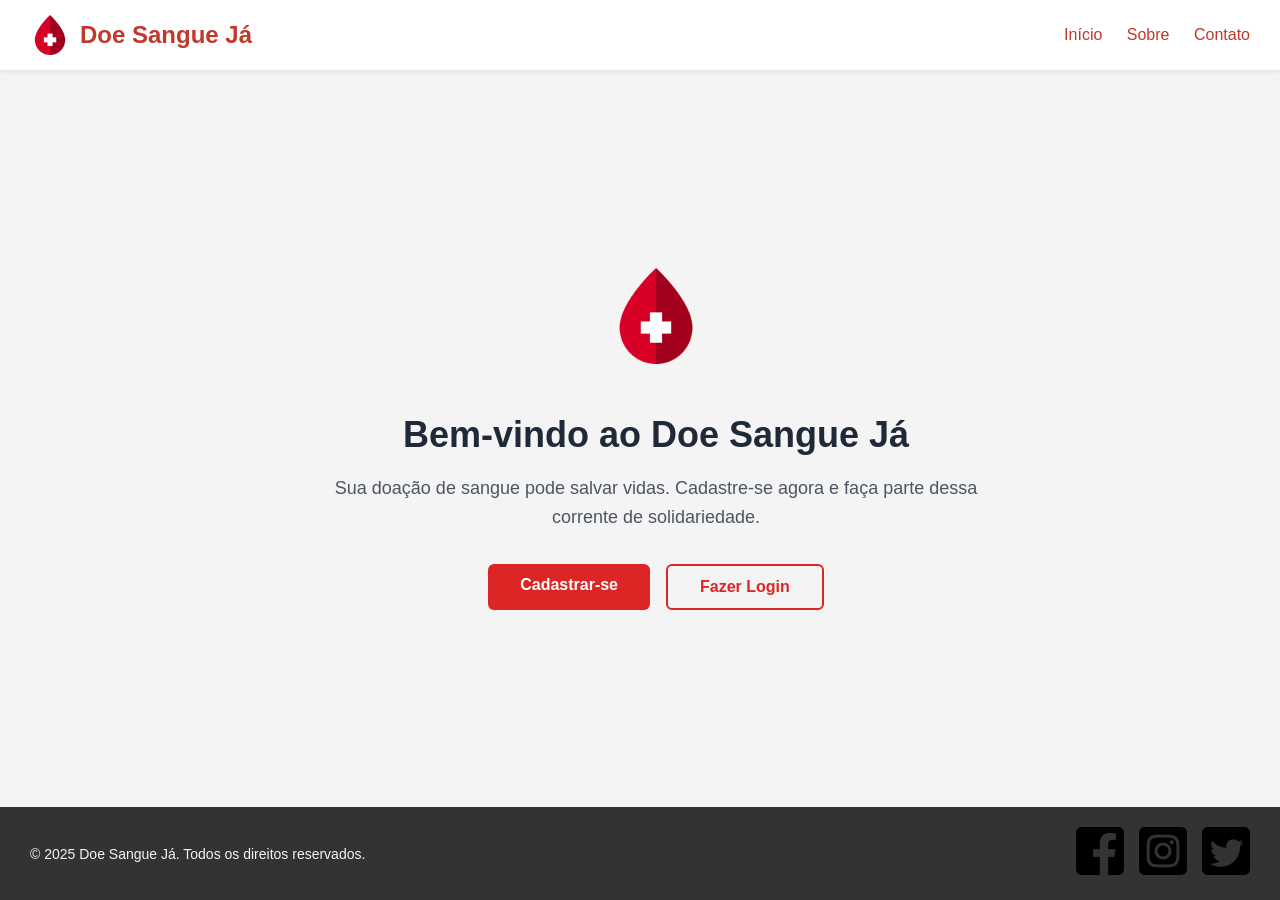
<file: view/index.html>
<!DOCTYPE html>
<html lang="pt-BR">
<head>
    <meta charset="UTF-8">
    <meta name="viewport" content="width=device-width, initial-scale=1.0">
    <title>Login - Doação de Sangue</title>
    <link rel="stylesheet" href="../assets/style.css">
</head>
<body>
    <header id="cabecalho">
        <div class="logo">
            <img src="../assets/img/gota-de-sangue.png" class="gota-de-sangue">
            <span class="nome-site">Doe Sangue Já</span>
        </div>
        <nav id="menu-navegacao">
            <a href="index.html" class="link-menu">Início</a>
            <a href="#" class="link-menu">Sobre</a>
            <a href="#" class="link-menu">Contato</a>
        </nav>
    </header>
     <main>
        <div class="content-wrapper">
           <img src="../assets/img/gota-de-sangue.png" class="gota-de-sangue">
            <h2>Bem-vindo ao Doe Sangue Já</h2>
            <p>Sua doação de sangue pode salvar vidas. Cadastre-se agora e faça parte dessa corrente de solidariedade.</p>
            <div class="button-group">
                <a href="cadastro.html" class="btn btn-primary">Cadastrar-se</a>
                <a href="login.html" class="btn btn-outline">Fazer Login</a>
            </div>
        </div>
    </main>
        <footer id="rodape">
        <div class="secao-rodape">
            <p>&copy; 2025 Doe Sangue Já. Todos os direitos reservados.</p>
        </div>
        <div class="secao-rodape">
            <a href="#" class="link-social">
                <!-- Ícone do Facebook -->
                <img src="../assets/img/logo-facebook.png" alt="">
            </a>
            <a href="#" class="link-social">
                <!-- Ícone do Instagram -->
                <img src="../assets/img/logo-instagram.png" alt="">
            </a>
            <a href="#" class="link-social">
                <!-- Ícone do Twitter -->
                <img src="../assets/img/logo-twitter.png" alt="">
            </a>
        </div>
    </footer>
</body>
</html>
</file>
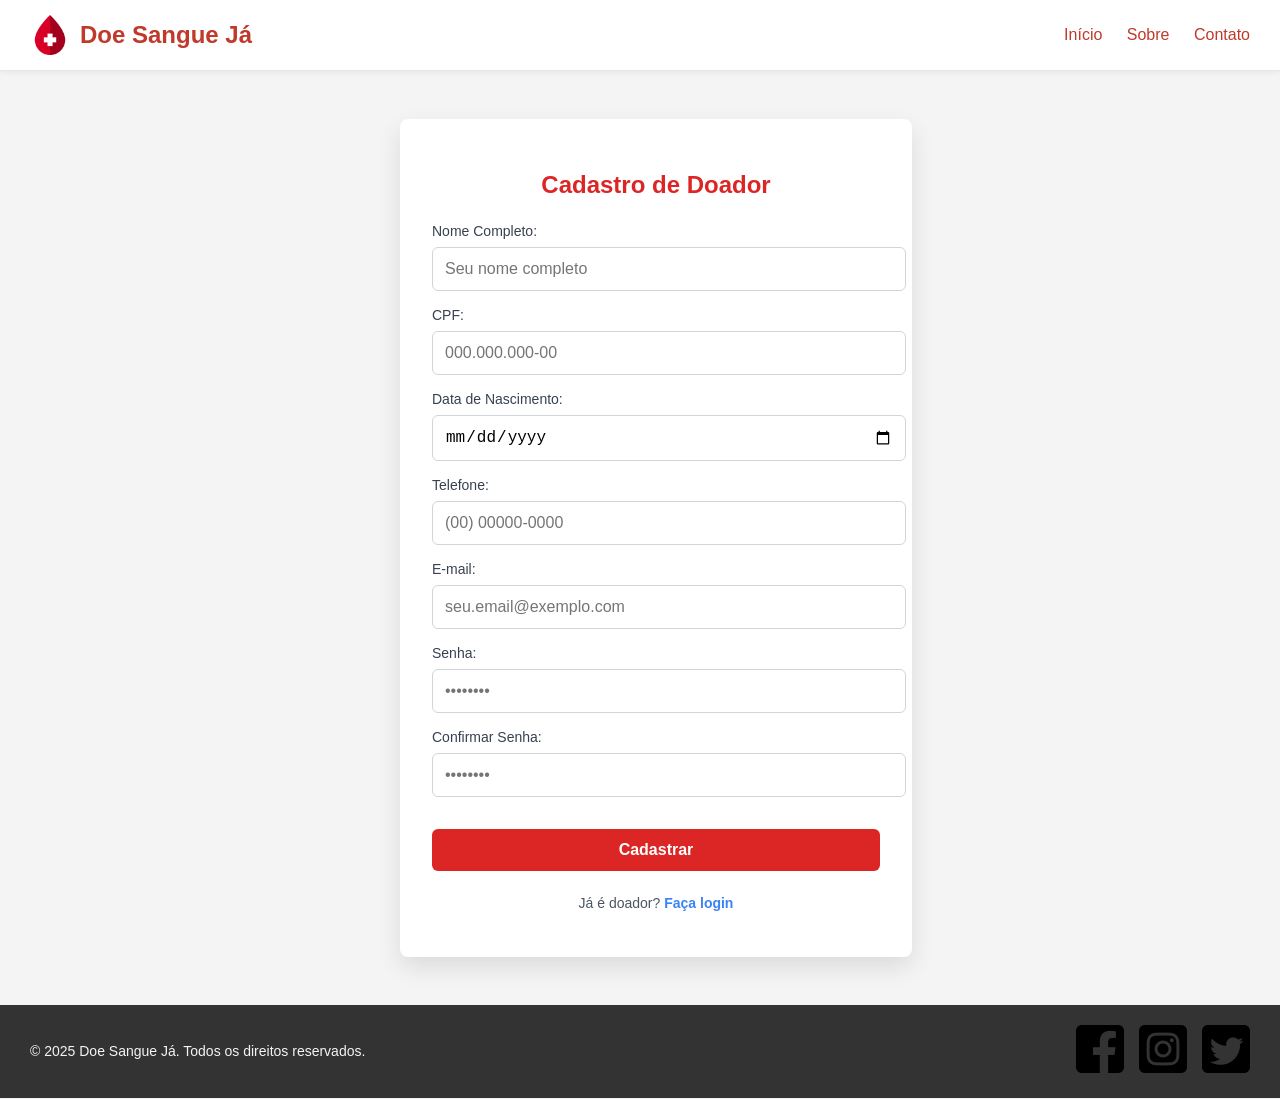
<file: view/cadastro.html>
<!DOCTYPE html>
<html lang="pt-BR">
<head>
    <meta charset="UTF-8">
    <meta name="viewport" content="width=device-width, initial-scale=1.0">
    <title>Login - Doação de Sangue</title>
    <link rel="stylesheet" href="../assets/style.css">
</head>
<body>
    <header id="cabecalho">
        <div class="logo">
            <img src="../assets/img/gota-de-sangue.png" class="gota-de-sangue">
            <span class="nome-site">Doe Sangue Já</span>
        </div>
        <nav id="menu-navegacao">
            <a href="index.html" class="link-menu">Início</a>
            <a href="#" class="link-menu">Sobre</a>
            <a href="#" class="link-menu">Contato</a>
        </nav>
    </header>
    <main>
        <div class="register-card">
            <h2>Cadastro de Doador</h2>
            <form id="registerForm">
              
                <div class="form-group">
                    <label for="fullName">Nome Completo:</label>
                    <input type="text" id="fullName" name="fullName" placeholder="Seu nome completo" required>
                    <div class="error-message" id="fullNameError"></div>
                </div>

                <div class="form-group">
                    <label for="cpf">CPF:</label>
                    <input type="text" id="cpf" name="cpf" placeholder="000.000.000-00" required>
                    <div class="error-message" id="cpfError"></div>
                </div>

               
                <div class="form-group">
                    <label for="birthDate">Data de Nascimento:</label>
                    <input type="date" id="birthDate" name="birthDate" required>
                    <div class="error-message" id="birthDateError"></div>
                </div>

              
                <div class="form-group">
                    <label for="phone">Telefone:</label>
                    <input type="tel" id="phone" name="phone" placeholder="(00) 00000-0000" required>
                    <div class="error-message" id="phoneError"></div>
                </div>

               
                <div class="form-group">
                    <label for="email">E-mail:</label>
                    <input type="email" id="email" name="email" placeholder="seu.email@exemplo.com" required>
                    <div class="error-message" id="emailError"></div>
                </div>

              
                <div class="form-group">
                    <label for="password">Senha:</label>
                    <input type="password" id="password" name="password" placeholder="••••••••" required>
                    <div class="error-message" id="passwordError"></div>
                </div>

                <div class="form-group">
                    <label for="confirmPassword">Confirmar Senha:</label>
                    <input type="password" id="confirmPassword" name="confirmPassword" placeholder="••••••••" required>
                    <div class="error-message" id="confirmPasswordError"></div>
                </div>

                <button type="submit" class="btn-submit">Cadastrar</button>
            </form>

            <div class="form-links">
                <p>Já é doador? <a href="login.html">Faça login</a></p>
            </div>
        </div>
    </main>
    <footer id="rodape">
        <div class="secao-rodape">
            <p>&copy; 2025 Doe Sangue Já. Todos os direitos reservados.</p>
        </div>
        <div class="secao-rodape">
            <a href="#" class="link-social">
                <!-- Ícone do Facebook -->
                <img src="../assets/img/logo-facebook.png" alt="">
            </a>
            <a href="#" class="link-social">
                <!-- Ícone do Instagram -->
                <img src="../assets/img/logo-instagram.png" alt="">
            </a>
            <a href="#" class="link-social">
                <!-- Ícone do Twitter -->
                <img src="../assets/img/logo-twitter.png" alt="">
            </a>
        </div>
    </footer>
</body>
</html>
</file>
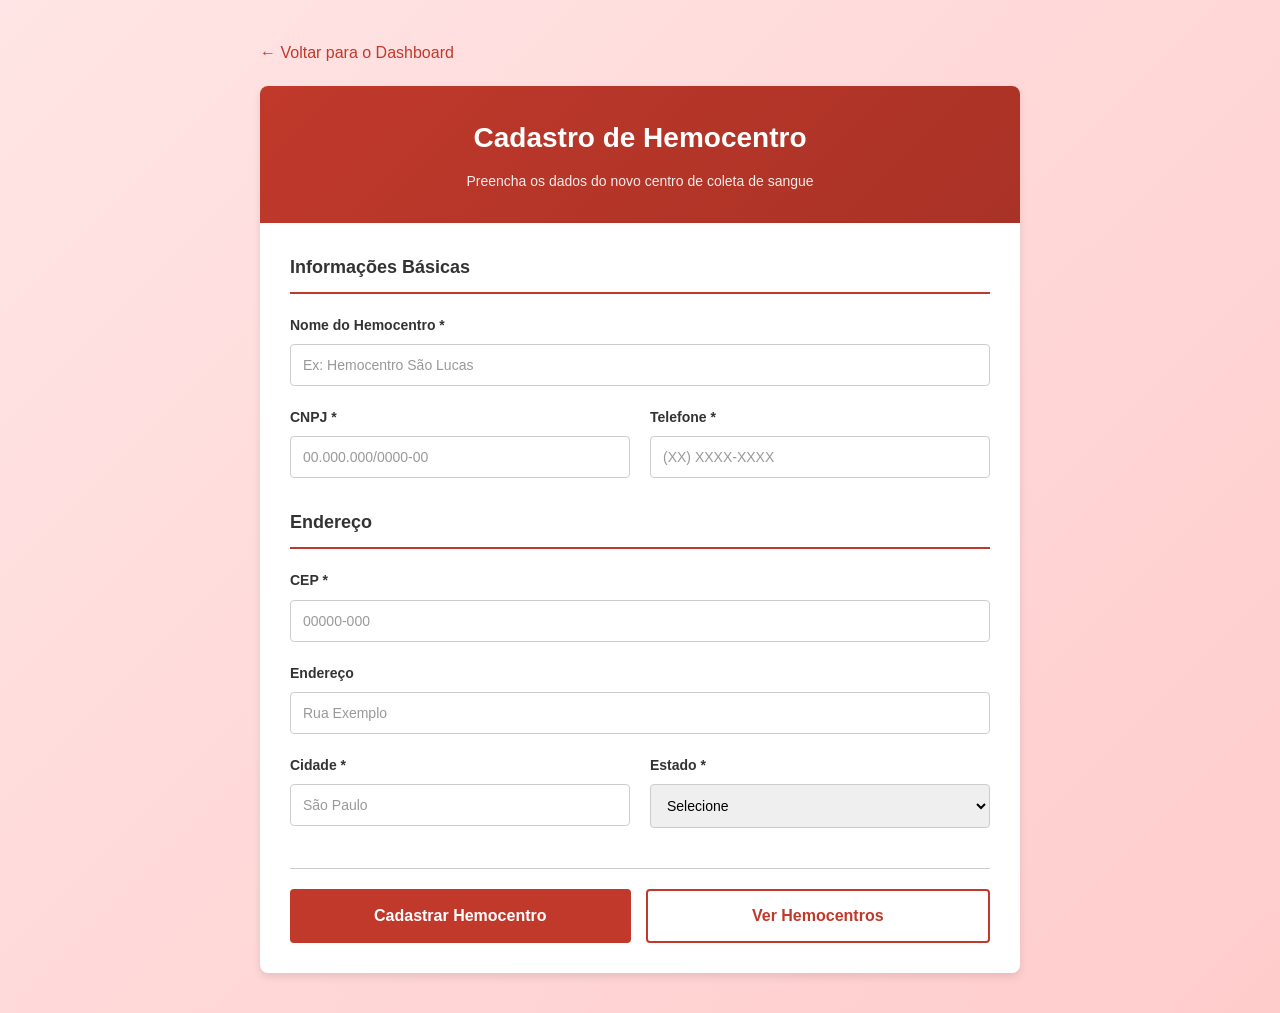
<file: view/cadastro_hemocentros.html>
<!DOCTYPE html>
<html lang="pt-BR">
<head>
    <meta charset="UTF-8">
    <meta name="viewport" content="width=device-width, initial-scale=1.0">
    <title>Cadastro de Hemocentros - Doe Sangue Já</title>
    <link rel="stylesheet" href="../assets/style.css">
</head>
<body class="donor-page">
    <div class="donor-container">
        <div class="donor-back-link">
            <a href="home.html">← Voltar para o Dashboard</a>
        </div>

        <div class="donor-card">
            <div class="donor-card-header">
                <h1 class="donor-card-title">Cadastro de Hemocentro</h1>
                <p class="donor-card-description">Preencha os dados do novo centro de coleta de sangue</p>
            </div>

            <div class="donor-card-content">
                <form id="formCadastroHemocentro" class="donor-form">
                    <!-- Dados do Hemocentro -->
                    <div class="donor-form-section">
                        <h3 class="donor-section-title">Informações Básicas</h3>
                        
                        <div class="donor-form-group">
                            <label for="nomeHemocentro">Nome do Hemocentro *</label>
                            <input 
                                type="text" 
                                id="nomeHemocentro" 
                                name="nomeHemocentro" 
                                placeholder="Ex: Hemocentro São Lucas"
                                required
                            >
                        </div>

                        <div class="donor-form-row">
                            <div class="donor-form-group">
                                <label for="cnpj">CNPJ *</label>
                                <input 
                                    type="text" 
                                    id="cnpj" 
                                    name="cnpj" 
                                    placeholder="00.000.000/0000-00"
                                    maxlength="18"
                                    required
                                >
                            </div>

                            <div class="donor-form-group">
                                <label for="telefone">Telefone *</label>
                                <input 
                                    type="tel" 
                                    id="telefone" 
                                    name="telefone" 
                                    placeholder="(XX) XXXX-XXXX"
                                    required
                                >
                            </div>
                        </div>
                    </div>

                    <!-- Endereço -->
                    <div class="donor-form-section">
                        <h3 class="donor-section-title">Endereço</h3>
                        
                        <div class="donor-form-group">
                            <label for="cep">CEP *</label>
                            <input 
                                type="text" 
                                id="cep" 
                                name="cep" 
                                placeholder="00000-000"
                                maxlength="9"
                                required
                            >
                        </div>

                        <div class="donor-form-group">
                            <label for="logradouro">Endereço</label>
                            <input 
                                type="text" 
                                id="logradouro" 
                                name="logradouro" 
                                placeholder="Rua Exemplo"
                                required
                            >
                        </div>


                        <div class="donor-form-row">
                            <div class="donor-form-group">
                                <label for="cidade">Cidade *</label>
                                <input 
                                    type="text" 
                                    id="cidade" 
                                    name="cidade" 
                                    placeholder="São Paulo"
                                    required
                                >
                            </div>

                            <div class="donor-form-group">
                                <label for="estado">Estado *</label>
                                <select id="estado" name="estado" required>
                                    <option value="">Selecione</option>
                                    <option value="AC">AC</option>
                                    <option value="AL">AL</option>
                                    <option value="AP">AP</option>
                                    <option value="AM">AM</option>
                                    <option value="BA">BA</option>
                                    <option value="CE">CE</option>
                                    <option value="DF">DF</option>
                                    <option value="ES">ES</option>
                                    <option value="GO">GO</option>
                                    <option value="MA">MA</option>
                                    <option value="MT">MT</option>
                                    <option value="MS">MS</option>
                                    <option value="MG">MG</option>
                                    <option value="PA">PA</option>
                                    <option value="PB">PB</option>
                                    <option value="PR">PR</option>
                                    <option value="PE">PE</option>
                                    <option value="PI">PI</option>
                                    <option value="RJ">RJ</option>
                                    <option value="RN">RN</option>
                                    <option value="RS">RS</option>
                                    <option value="RO">RO</option>
                                    <option value="RR">RR</option>
                                    <option value="SC">SC</option>
                                    <option value="SP">SP</option>
                                    <option value="SE">SE</option>
                                    <option value="TO">TO</option>
                                </select>
                            </div>
                        </div>
                    </div>

                    <!-- Botões -->
                    <div class="donor-form-actions">
                        <button type="submit" class="donor-btn donor-btn-primary">Cadastrar Hemocentro</button>
                        <a href="listar_centros.html" class="donor-btn donor-btn-secondary">Ver Hemocentros</a>
                    </div>
                </form>
            </div>
        </div>
    </div>

    <!-- O script específico para hemocentros deve ser criado e linkado aqui -->
    <script src="../assets/script.js"></script>
</body>
</html>
</file>
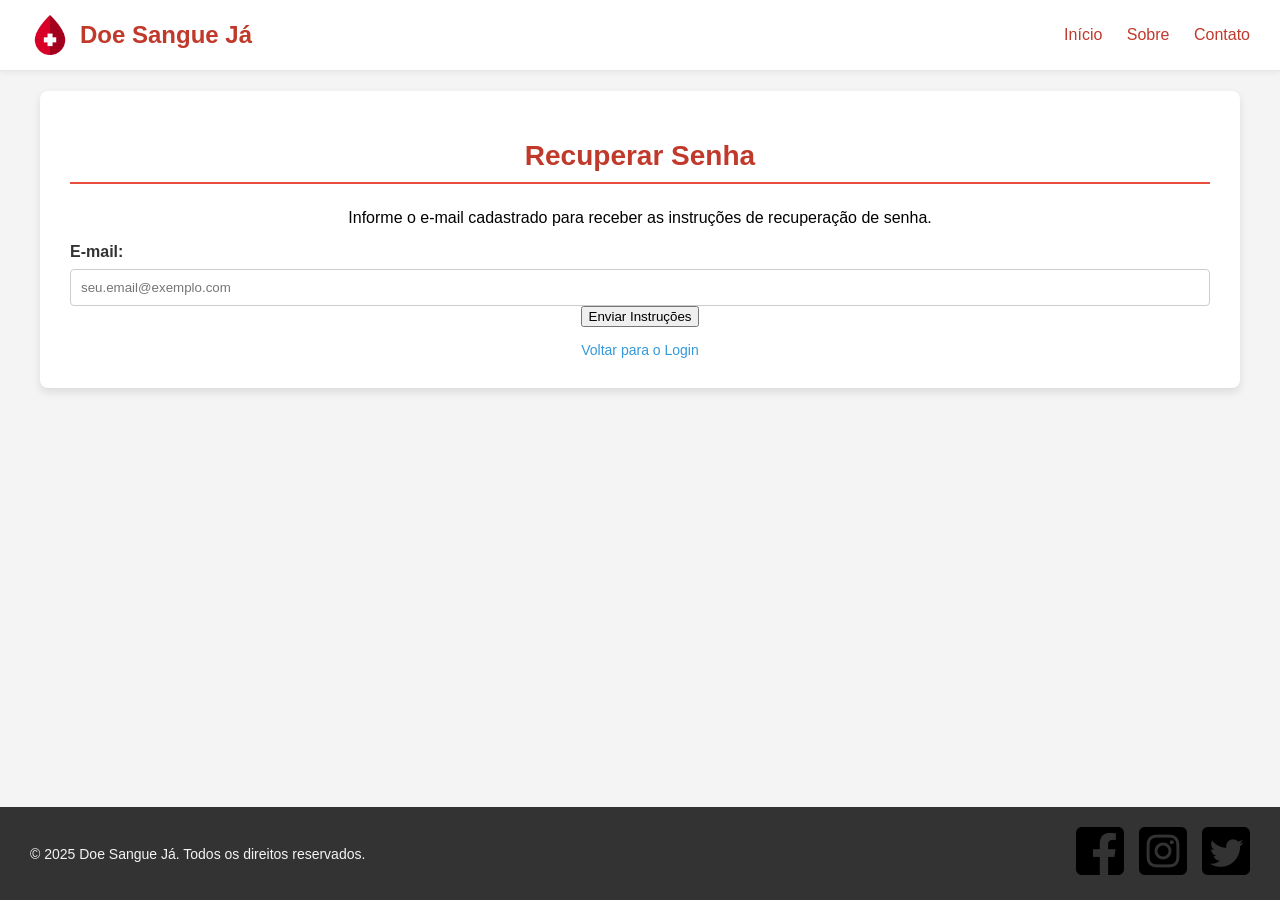
<file: view/esqueci-senha.html>
<!DOCTYPE html>
<html lang="pt-BR">
<head>
    <meta charset="UTF-8">
    <meta name="viewport" content="width=device-width, initial-scale=1.0">
    <title>Esqueci Minha Senha - Doação de Sangue</title> 
    <link rel="stylesheet" href="../assets/style.css"> 
</head>
<body>
    <header id="cabecalho">
        <div class="logo">
            <img src="../assets/img/gota-de-sangue.png" class="gota-de-sangue">
            <span class="nome-site">Doe Sangue Já</span>
        </div>
        <nav id="menu-navegacao">
            <a href="#" class="link-menu">Início</a>
            <a href="#" class="link-menu">Sobre</a>
            <a href="#" class="link-menu">Contato</a>
        </nav>
    </header>

    <div id="container-principal">
        <div id="caixa-login">
            <h1 class="titulo-principal">Recuperar Senha</h1>
            
            <p class="descricao-formulario">
                Informe o e-mail cadastrado para receber as instruções de recuperação de senha.
            </p>

            <form id="formulario-recuperacao">
                <div class="campo-formulario">
                    <label for="email">E-mail:</label>
                    <input type="email" id="email" name="email" placeholder="seu.email@exemplo.com" required>
                </div>
                
                <button type="submit" id="botao-enviar">Enviar Instruções</button>
                
                <div class="links-adicionais">
                    <a href="login.html" class="link-voltar-login">Voltar para o Login</a>
                </div>
            </form>
        </div>
    </div>

    <footer id="rodape">
        <div class="secao-rodape">
            <p>&copy; 2025 Doe Sangue Já. Todos os direitos reservados.</p>
        </div>
        <div class="secao-rodape">
            <a href="#" class="link-social">
                <!-- Ícone do Facebook -->
                <img src="../assets/img/logo-facebook.png" alt="">
            </a>
            <a href="#" class="link-social">
                <!-- Ícone do Instagram -->
                <img src="../assets/img/logo-instagram.png" alt="">
            </a>
            <a href="#" class="link-social">
                <!-- Ícone do Twitter -->
                <img src="../assets/img/logo-twitter.png" alt="">
            </a>
        </div>
        </div>
    </footer>
    <script src="../assets/script.js"></script>
</body>
</html>
</file>
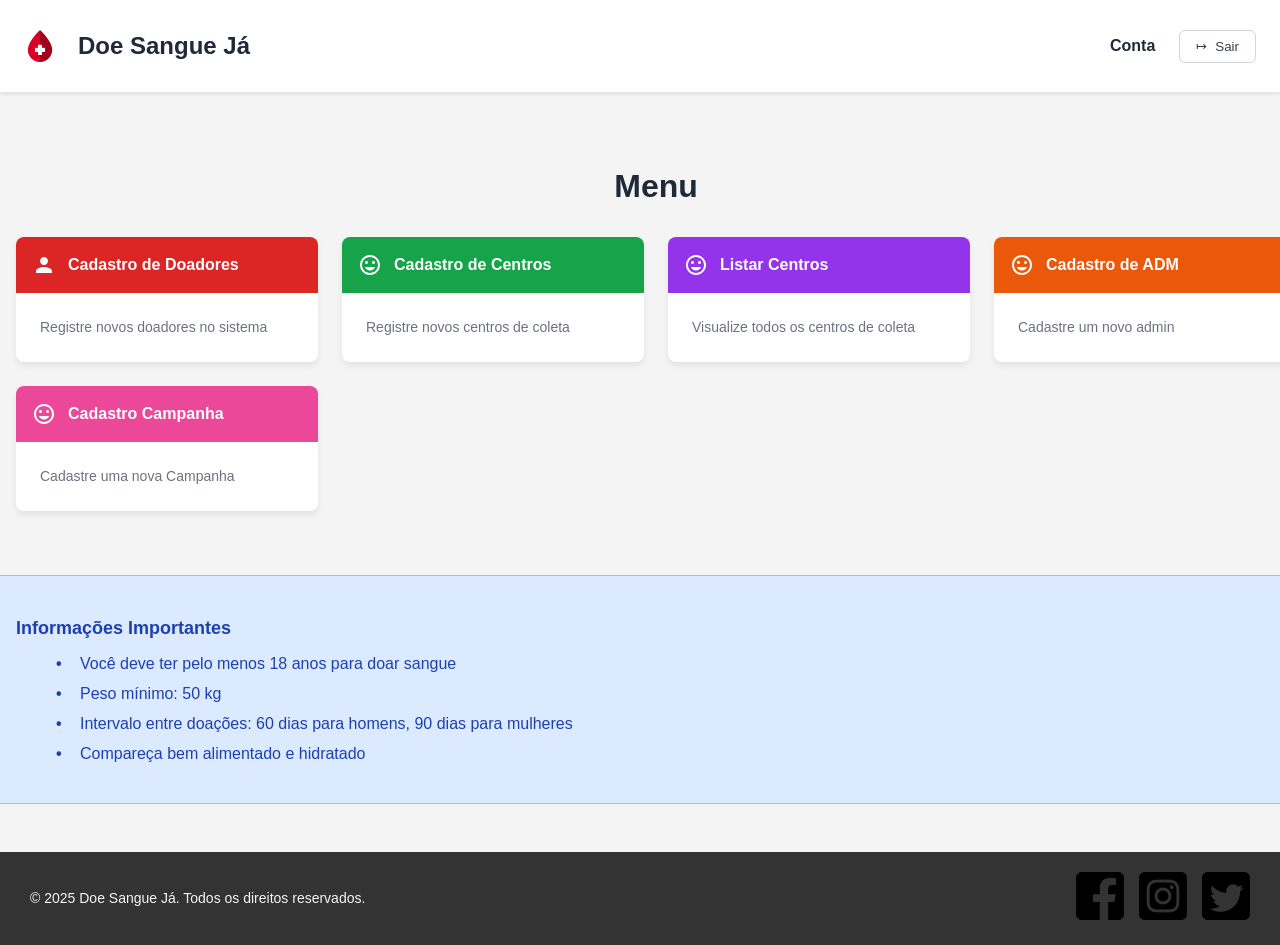
<file: view/home.html>
<!DOCTYPE html>
<html lang="pt-BR">
<head>
    <meta charset="UTF-8">
    <meta name="viewport" content="width=device-width, initial-scale=1.0">
    <title>Login - Doação de Sangue</title>
    <link rel="stylesheet" href="../assets/style.css">
</head>
<body>
      <header>
        <div class="header-container">
            <div class="logo-section">
              <img src="../assets/img/gota-de-sangue.png" class="gota-de-sangue">
                <h1>Doe Sangue Já</h1>
            </div>
            <div class="header-right">
                <a href="visualizar-conta.php" style="text-decoration: none; color: inherit;">
                    <div class="user-name" id="userName">Conta</div>
                </a>
                <button class="logout-btn" onclick="logout()">
                    <span>↦</span>
                    <span>Sair</span>
                </button>
            </div>
        </div>
    </header>
    <!-- Main Content -->
    <main>
        <h2 class="dashboard-title">Menu</h2>

        <!-- Cards Grid -->
        <div class="cards-grid">
            <!-- Cadastro de Doadores -->
            <div class="card card-red" onclick="navigateTo('cadastro_doadores.html')">
                <div class="card-header">
                    <svg fill="currentColor" viewBox="0 0 24 24">
                        <path d="M12 12c2.21 0 4-1.79 4-4s-1.79-4-4-4-4 1.79-4 4 1.79 4 4 4zm0 2c-2.67 0-8 1.34-8 4v2h16v-2c0-2.66-5.33-4-8-4z"/>
                    </svg>
                    Cadastro de Doadores
                </div>
                <div class="card-body">
                    Registre novos doadores no sistema
                </div>
            </div>


            <!-- Cadastro de Centros -->
            <div class="card card-green" onclick="navigateTo('cadastro_hemocentros.php')">
                <div class="card-header">
                    <svg fill="currentColor" viewBox="0 0 24 24">
                        <path d="M12 2C6.48 2 2 6.48 2 12s4.48 10 10 10 10-4.48 10-10S17.52 2 12 2zm0 18c-4.41 0-8-3.59-8-8s3.59-8 8-8 8 3.59 8 8-3.59 8-8 8zm3.5-9c.83 0 1.5-.67 1.5-1.5S16.33 8 15.5 8 14 8.67 14 9.5s.67 1.5 1.5 1.5zm-7 0c.83 0 1.5-.67 1.5-1.5S9.33 8 8.5 8 7 8.67 7 9.5 7.67 11 8.5 11zm3.5 6.5c2.33 0 4.31-1.46 5.11-3.5H6.89c.8 2.04 2.78 3.5 5.11 3.5z"/>
                    </svg>
                    Cadastro de Centros
                </div>
                <div class="card-body">
                    Registre novos centros de coleta
                </div>
            </div>

            <!-- Listar Centros -->
            <div class="card card-purple" onclick="navigateTo('visualizar-mapa.html')">
                <div class="card-header">
                    <svg fill="currentColor" viewBox="0 0 24 24">
                        <path d="M12 2C6.48 2 2 6.48 2 12s4.48 10 10 10 10-4.48 10-10S17.52 2 12 2zm0 18c-4.41 0-8-3.59-8-8s3.59-8 8-8 8 3.59 8 8-3.59 8-8 8zm3.5-9c.83 0 1.5-.67 1.5-1.5S16.33 8 15.5 8 14 8.67 14 9.5s.67 1.5 1.5 1.5zm-7 0c.83 0 1.5-.67 1.5-1.5S9.33 8 8.5 8 7 8.67 7 9.5 7.67 11 8.5 11zm3.5 6.5c2.33 0 4.31-1.46 5.11-3.5H6.89c.8 2.04 2.78 3.5 5.11 3.5z"/>
                    </svg>
                    Listar Centros
                </div>
                <div class="card-body">
                    Visualize todos os centros de coleta
                </div>
            </div>

            <!-- Cadastro adm -->
            <div class="card card-orange" onclick="navigateTo('cadastro_adm.php')">
                <div class="card-header">
                    <svg fill="currentColor" viewBox="0 0 24 24">
                        <path d="M12 2C6.48 2 2 6.48 2 12s4.48 10 10 10 10-4.48 10-10S17.52 2 12 2zm0 18c-4.41 0-8-3.59-8-8s3.59-8 8-8 8 3.59 8 8-3.59 8-8 8zm3.5-9c.83 0 1.5-.67 1.5-1.5S16.33 8 15.5 8 14 8.67 14 9.5s.67 1.5 1.5 1.5zm-7 0c.83 0 1.5-.67 1.5-1.5S9.33 8 8.5 8 7 8.67 7 9.5 7.67 11 8.5 11zm3.5 6.5c2.33 0 4.31-1.46 5.11-3.5H6.89c.8 2.04 2.78 3.5 5.11 3.5z"/>
                    </svg>
                    Cadastro de ADM
                </div>
                <div class="card-body">
                    Cadastre um novo admin
                </div>
            </div>

            <!-- cadastro campanha -->
            <div class="card card-pink" onclick="navigateTo('cadastro_campanha.php')">
                <div class="card-header">
                    <svg fill="currentColor" viewBox="0 0 24 24">
                        <path d="M12 2C6.48 2 2 6.48 2 12s4.48 10 10 10 10-4.48 10-10S17.52 2 12 2zm0 18c-4.41 0-8-3.59-8-8s3.59-8 8-8 8 3.59 8 8-3.59 8-8 8zm3.5-9c.83 0 1.5-.67 1.5-1.5S16.33 8 15.5 8 14 8.67 14 9.5s.67 1.5 1.5 1.5zm-7 0c.83 0 1.5-.67 1.5-1.5S9.33 8 8.5 8 7 8.67 7 9.5 7.67 11 8.5 11zm3.5 6.5c2.33 0 4.31-1.46 5.11-3.5H6.89c.8 2.04 2.78 3.5 5.11 3.5z"/>
                    </svg>
                    Cadastro Campanha
                </div>
                <div class="card-body">
                    Cadastre uma nova Campanha
                </div>
            </div>



        </div>

        <!-- Important Info Section -->
        <div class="info-section">
            <h3 class="info-title">Informações Importantes</h3>
            <ul class="info-list">
                <li>Você deve ter pelo menos 18 anos para doar sangue</li>
                <li>Peso mínimo: 50 kg</li>
                <li>Intervalo entre doações: 60 dias para homens, 90 dias para mulheres</li>
                <li>Compareça bem alimentado e hidratado</li>
            </ul>
        </div>
    </main>
        <footer id="rodape">
        <div class="secao-rodape">
            <p>&copy; 2025 Doe Sangue Já. Todos os direitos reservados.</p>
        </div>
        <div class="secao-rodape">
            <a href="#" class="link-social">
                <!-- Ícone do Facebook -->
                <img src="../assets/img/logo-facebook.png" alt="">
            </a>
            <a href="#" class="link-social">
                <!-- Ícone do Instagram -->
                <img src="../assets/img/logo-instagram.png" alt="">
            </a>
            <a href="#" class="link-social">
                <!-- Ícone do Twitter -->
                <img src="../assets/img/logo-twitter.png" alt="">
            </a>
        </div>
    </footer>
</body>
</html>
<script src="../assets/script.js"></script>
</html>
</file>
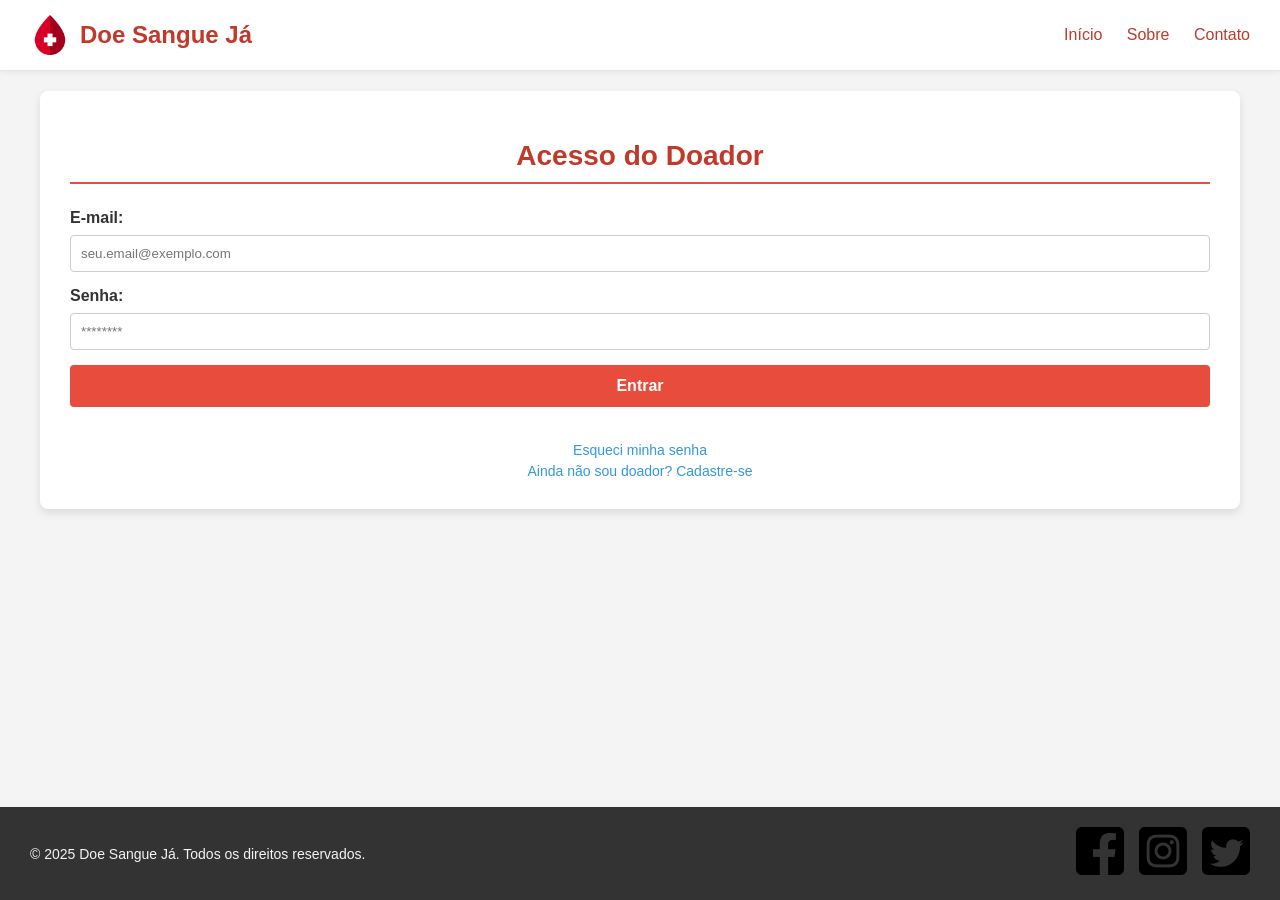
<file: view/login.html>
<!DOCTYPE html>
<html lang="pt-BR">
<head>
    <meta charset="UTF-8">
    <meta name="viewport" content="width=device-width, initial-scale=1.0">
    <title>Login - Doação de Sangue</title>
    <link rel="stylesheet" href="../assets/style.css">
</head>
<body>
    <header id="cabecalho">
        <div class="logo">
            <img src="../assets/img/gota-de-sangue.png" class="gota-de-sangue">
            <span class="nome-site">Doe Sangue Já</span>
        </div>
        <nav id="menu-navegacao">
            <a href="index.html" class="link-menu">Início</a>
            <a href="#" class="link-menu">Sobre</a>
            <a href="#" class="link-menu">Contato</a>
        </nav>
    </header>

    <div id="container-principal">
        <div id="caixa-login">
            <h1 class="titulo-principal">Acesso do Doador</h1>
            
                <form id="formulario-login" method="POST" action="../api/login.php">
                    <div class="campo-formulario">
                        <label for="email">E-mail:</label>
                        <input type="email" id="email" name="email" placeholder="seu.email@exemplo.com" required>
                    </div>
                    
                    <div class="campo-formulario">
                        <label for="senha">Senha:</label>
                        <input type="password" id="senha" name="senha" placeholder="********" required>
                    </div>
                    
                    <button type="submit" id="botao-entrar">Entrar</button>

                    <div class="links-adicionais">
                        <a href="esqueci-senha.html" class="link-recuperar-senha">Esqueci minha senha</a>
                        <a href="cadastro.html" class="link-cadastro">Ainda não sou doador? Cadastre-se</a>
                    </div>
                </form>

        </div>
    </div>

    <footer id="rodape">
        <div class="secao-rodape">
            <p>&copy; 2025 Doe Sangue Já. Todos os direitos reservados.</p>
        </div>
        <div class="secao-rodape">
            <a href="#" class="link-social">
                <!-- Ícone do Facebook -->
                <img src="../assets/img/logo-facebook.png" alt="">
            </a>
            <a href="#" class="link-social">
                <!-- Ícone do Instagram -->
                <img src="../assets/img/logo-instagram.png" alt="">
            </a>
            <a href="#" class="link-social">
                <!-- Ícone do Twitter -->
                <img src="../assets/img/logo-twitter.png" alt="">
            </a>
        </div>
    </footer>
</body>
</html>
</file>
<file: assets/style.css>
/* Estilos Gerais */
body {
    font-family: Arial, sans-serif;
    background-color: #f4f4f4; /* Fundo cinza claro */
    margin: 0;
    padding: 0;
    display: flex;
    flex-direction: column; /* Para organizar cabeçalho, conteúdo e rodapé */
    min-height: 100vh;
}

/* Cabeçalho */
#cabecalho {
    background-color: #ffffff;
    color: #c0392b;
    padding: 15px 30px;
    display: flex;
    justify-content: space-between;
    align-items: center;
    box-shadow: 0 2px 4px rgba(0, 0, 0, 0.05);
}

.logo {
    display: flex;
    align-items: center;
    font-size: 24px;
    font-weight: bold;
}

.gota-de-sangue {
    margin-right: 10px;
    font-size: 28px;
    height: 40px;
    width: 40px;
}

#menu-navegacao a {
    color: #c0392b;
    text-decoration: none;
    margin-left: 20px;
    font-weight: 500;
    transition: color 0.3s;
}

#menu-navegacao a:hover {
    color: #e74c3c;
}

/* Container Principal (Ajustado para centralizar o conteúdo) */
#container-principal {
    flex-grow: 1; /* Faz com que ocupe o espaço restante */
    display: flex;
    justify-content: center;
    align-items: center;
    width: 100%;
    max-width: 400px;
    margin: 50px auto; /* Adiciona margem superior e inferior para respiro */
}

/* Caixa de Login */
#caixa-login {
    background-color: #ffffff;
    padding: 30px;
    border-radius: 8px;
    box-shadow: 0 4px 8px rgba(0, 0, 0, 0.1);
    text-align: center;
    width: 100%; /* Garante que ocupe a largura máxima do container */
}

/* Título Principal */
.titulo-principal {
    color: #c0392b;
    margin-bottom: 20px;
    font-size: 24px;
}

/* Formulário de Login */
#formulario-login {
    display: flex;
    flex-direction: column;
    gap: 15px;
}

/* Campo do Formulário */
.campo-formulario {
    text-align: left;
}

.campo-formulario label {
    display: block;
    margin-bottom: 5px;
    font-weight: bold;
    color: #333;
}

.campo-formulario input[type="email"],
.campo-formulario input[type="password"] {
    width: 100%;
    padding: 10px;
    border: 1px solid #ccc;
    border-radius: 4px;
    box-sizing: border-box;
}

/* Botão Entrar */
#botao-entrar {
    background-color: #e74c3c;
    color: white;
    padding: 12px;
    border: none;
    border-radius: 4px;
    cursor: pointer;
    font-size: 16px;
    font-weight: bold;
    transition: background-color 0.3s ease;
}

#botao-entrar:hover {
    background-color: #c0392b;
}

/* Links Adicionais */
.links-adicionais {
    margin-top: 20px;
    font-size: 14px;
}

.links-adicionais a {
    color: #3498db;
    text-decoration: none;
    display: block;
    margin-top: 5px;
}

.links-adicionais a:hover {
    text-decoration: underline;
}

/* Rodapé */
#rodape {
    background-color: #333; /* Fundo escuro */
    color: #f4f4f4;
    padding: 20px 30px;
    display: flex;
    justify-content: space-between;
    align-items: center;
    margin-top: auto; /* Empurra o rodapé para o final da página */
    font-size: 14px;
}

.secao-rodape {
    display: flex;
    align-items: center;
}

.link-social {
    color: #f4f4f4;
    text-decoration: none;
    margin-left: 15px;
    font-size: 20px;
    transition: color 0.3s;
}

.link-social:hover {
    color: #e74c3c; /* Cor de destaque no hover */
}

/* Ajuste para o placeholder de ícone no rodapé */
.secao-rodape .icone-placeholder {
    font-size: 20px;
    margin-right: 0;
}
    main {
            flex: 1;
            display: flex;
            align-items: center;
            justify-content: center;
            padding: 3rem 1rem;
        }

        .register-card {
            background-color: white;
            border-radius: 0.5rem;
            box-shadow: 0 10px 25px rgba(0, 0, 0, 0.1);
            padding: 2rem;
            width: 100%;
            max-width: 28rem;
        }

        .register-card h2 {
            font-size: 1.5rem;
            font-weight: bold;
            color: #dc2626;
            margin-bottom: 1.5rem;
            text-align: center;
        }

        .form-group {
            margin-bottom: 1rem;
        }

        .form-group label {
            display: block;
            font-size: 0.875rem;
            font-weight: 500;
            color: #374151;
            margin-bottom: 0.5rem;
        }

        .form-group input {
            width: 100%;
            padding: 0.75rem;
            border: 1px solid #d1d5db;
            border-radius: 0.375rem;
            font-size: 1rem;
            transition: border-color 0.3s ease;
        }

        .form-group input:focus {
            outline: none;
            border-color: #dc2626;
            box-shadow: 0 0 0 3px rgba(220, 38, 38, 0.1);
        }

        .form-group input.error {
            border-color: #ef4444;
        }

        .error-message {
            color: #ef4444;
            font-size: 0.75rem;
            margin-top: 0.25rem;
            display: none;
        }

        .error-message.show {
            display: block;
        }

        .btn-submit {
            width: 100%;
            padding: 0.75rem;
            background-color: #dc2626;
            color: white;
            border: none;
            border-radius: 0.375rem;
            font-size: 1rem;
            font-weight: 600;
            cursor: pointer;
            transition: background-color 0.3s ease;
            margin-top: 1rem;
        }

        .btn-submit:hover {
            background-color: #b91c1c;
        }

        .form-links {
            margin-top: 1.5rem;
            text-align: center;
            font-size: 0.875rem;
        }

        .form-links p {
            color: #4b5563;
        }

        .form-links a {
            color: #3b82f6;
            text-decoration: none;
            transition: color 0.3s ease;
            font-weight: 600;
        }

        .form-links a:hover {
            color: #1d4ed8;
        }
        header {
            background-color: white;
            border-bottom: 1px solid #e5e7eb;
            padding: 1rem 1.5rem;
            box-shadow: 0 1px 3px rgba(0, 0, 0, 0.1);
        }

        .header-container {
            max-width: 1400px;
            margin: 0 auto;
            display: flex;
            align-items: center;
            justify-content: space-between;
        }

        .logo-section {
            display: flex;
            align-items: center;
            gap: 0.75rem;
        }

        .logo-section img {
            width: 2rem;
            height: 2rem;
        }

        .logo-section h1 {
            font-size: 1.5rem;
            font-weight: bold;
            color: #1f2937;
        }

        .header-right {
            display: flex;
            align-items: center;
            gap: 1.5rem;
        }

        .user-info {
            text-align: right;
        }

        .user-greeting {
            font-size: 0.875rem;
            color: #6b7280;
        }

        .user-name {
            font-weight: 600;
            color: #1f2937;
        }

        .logout-btn {
            background-color: white;
            border: 1px solid #d1d5db;
            padding: 0.5rem 1rem;
            border-radius: 0.375rem;
            cursor: pointer;
            font-weight: 500;
            color: #374151;
            transition: all 0.3s ease;
            display: flex;
            align-items: center;
            gap: 0.5rem;
        }

        .logout-btn:hover {
            background-color: #f3f4f6;
            border-color: #9ca3af;
        }
        /* Dashboard Specific */

.header-right {
    display: flex;
    align-items: center;
    gap: 1.5rem;
}

.user-info {
    text-align: right;
}

.user-greeting {
    font-size: 0.875rem;
    color: #6b7280;
}

.user-name {
    font-weight: 600;
    color: #1f2937;
}

.logout-btn {
    background-color: white;
    border: 1px solid #d1d5db;
    padding: 0.5rem 1rem;
    border-radius: 0.375rem;
    cursor: pointer;
    font-weight: 500;
    color: #374151;
    transition: all 0.3s ease;
    display: flex;
    align-items: center;
    gap: 0.5rem;
}

.logout-btn:hover {
    background-color: #f3f4f6;
    border-color: #9ca3af;
}

/* Main Content */
main {
    max-width: 1400px;
    margin: 0 auto;
    padding: 2rem 1.5rem;
    width: 100%;
    display: flex;
    flex-direction: column;
}

.dashboard-title {
    font-size: 2rem;
    font-weight: bold;
    color: #1f2937;
    margin-bottom: 2rem;
}

/* Cards Grid */
.cards-grid {
    display: grid;
    grid-template-columns: repeat(4, 1fr);
    gap: 1.5rem;
    margin-bottom: 2rem;
    width: 100%;
}

.card {
    background-color: white;
    border-radius: 0.5rem;
    overflow: hidden;
    box-shadow: 0 4px 6px rgba(0, 0, 0, 0.07);
    transition: transform 0.3s ease, box-shadow 0.3s ease;
    cursor: pointer;
    display: flex;
    flex-direction: column;
    height: 100%;
}

.card:hover {
    transform: translateY(-4px);
    box-shadow: 0 10px 15px rgba(0, 0, 0, 0.1);
}

.card-header {
    padding: 1rem;
    color: white;
    display: flex;
    align-items: center;
    gap: 0.75rem;
    font-weight: 600;
    font-size: 1rem;
}

.card-header svg {
    width: 1.5rem;
    height: 1.5rem;
}

.card-body {
    padding: 1.5rem;
    color: #6b7280;
    font-size: 0.875rem;
    line-height: 1.5;
}

/* Card Colors */
.card-red .card-header {
    background-color: #dc2626;
}

.card-blue .card-header {
    background-color: #2563eb;
}

.card-green .card-header {
    background-color: #16a34a;
}

.card-purple .card-header {
    background-color: #9333ea;
}

.card-orange .card-header {
    background-color: #ea580c;
}

.card-pink .card-header {
    background-color: #ec4899;
}

.card-cyan .card-header {
    background-color: #0891b2;
}

.card-indigo .card-header {
    background-color: #4f46e5;
}

/* Important Info Section */
.info-section {
    background-color: #dbeafe;
    border: 1px solid #93c5fd;
    border-radius: 0.5rem;
    padding: 1.5rem;
    margin-top: 2rem;
    width: 100%;
    grid-column: 1 / -1;
    clear: both;
}

.info-title {
    font-size: 1.125rem;
    font-weight: 600;
    color: #1e40af;
    margin-bottom: 1rem;
}

.info-list {
    list-style: none;
}

.info-list li {
    color: #1e40af;
    margin-bottom: 0.75rem;
    padding-left: 1.5rem;
    position: relative;
}

.info-list li:before {
    content: "•";
    position: absolute;
    left: 0;
    font-weight: bold;
}

/* Responsive */
@media (max-width: 1400px) {
    .cards-grid {
        grid-template-columns: repeat(4, 1fr);
    }
}

@media (max-width: 1200px) {
    .cards-grid {
        grid-template-columns: repeat(2, 1fr);
    }
}

@media (max-width: 768px) {
    .header-container {
        flex-direction: column;
        gap: 1rem;
    }

    .header-right {
        width: 100%;
        justify-content: space-between;
    }

    .cards-grid {
        grid-template-columns: 1fr;
    }

    .dashboard-title {
        font-size: 1.5rem;
    }

    main {
        padding: 1rem;
    }
}
/* Main Content */
        main {
            flex: 1;
            display: flex;
            align-items: center;
            justify-content: center;
            padding: 3rem 1rem;
        }

        .content-wrapper {
            text-align: center;
            max-width: 42rem;
        }

        .content-wrapper img {
            width: 6rem;
            height: 6rem;
            margin: 0 auto 1rem;
        }

        .content-wrapper h2 {
            font-size: 2.25rem;
            font-weight: bold;
            color: #1f2937;
            margin-bottom: 1rem;
        }

        .content-wrapper p {
            font-size: 1.125rem;
            color: #4b5563;
            margin-bottom: 2rem;
            line-height: 1.6;
        }

        .button-group {
            display: flex;
            gap: 1rem;
            justify-content: center;
            flex-wrap: wrap;
        }

        .btn {
            padding: 0.75rem 2rem;
            font-size: 1rem;
            font-weight: 600;
            border: none;
            border-radius: 0.375rem;
            cursor: pointer;
            transition: all 0.3s ease;
            text-decoration: none;
            display: inline-block;
        }

        .btn-primary {
            background-color: #dc2626;
            color: white;
        }

        .btn-primary:hover {
            background-color: #b91c1c;
        }

        .btn-outline {
            border: 2px solid #dc2626;
            color: #dc2626;
            background-color: transparent;
        }

        .btn-outline:hover {
            background-color: #fef2f2;
        }
        /* ===== Variáveis de Cores ===== */
:root {
    --donor-primary-color: #c0392b;
    --donor-primary-hover: #e74c3c;
    --donor-secondary-color: #3498db;
    --donor-success-color: #27ae60;
    --donor-danger-color: #e74c3c;
    --donor-warning-color: #f39c12;
    --donor-light-bg: #f4f4f4;
    --donor-white: #ffffff;
    --donor-text-dark: #333333;
    --donor-text-light: #666666;
    --donor-border-color: #cccccc;
    --donor-shadow: 0 4px 8px rgba(0, 0, 0, 0.1);
    --donor-shadow-hover: 0 8px 16px rgba(0, 0, 0, 0.15);
}

/* ===== Reset e Estilos Gerais - Isolados ===== */
.donor-page {
    margin: 0;
    padding: 0;
    box-sizing: border-box;
}

.donor-page * {
    margin: 0;
    padding: 0;
    box-sizing: border-box;
}

.donor-page html,
.donor-page body {
    height: 100%;
}

.donor-page {
    font-family: 'Segoe UI', Tahoma, Geneva, Verdana, sans-serif;
    background: linear-gradient(135deg, #ffe5e5 0%, #ffcccc 100%);
    color: var(--donor-text-dark);
    line-height: 1.6;
    display: flex;
    flex-direction: column;
    min-height: 100vh;
}

/* ===== Container Principal ===== */
.donor-container {
    flex: 1;
    max-width: 800px;
    width: 100%;
    margin: 0 auto;
    padding: 40px 20px;
}

/* ===== Link Voltar ===== */
.donor-back-link {
    margin-bottom: 20px;
}

.donor-back-link a {
    color: var(--donor-primary-color);
    text-decoration: none;
    font-weight: 500;
    font-size: 16px;
    transition: color 0.3s ease;
}

.donor-back-link a:hover {
    color: var(--donor-primary-hover);
}

/* ===== Card ===== */
.donor-card {
    background-color: var(--donor-white);
    border-radius: 8px;
    box-shadow: var(--donor-shadow);
    overflow: hidden;
    transition: box-shadow 0.3s ease;
}

.donor-card:hover {
    box-shadow: var(--donor-shadow-hover);
}

.donor-card-header {
    background: linear-gradient(135deg, var(--donor-primary-color) 0%, #a93226 100%);
    color: var(--donor-white);
    padding: 30px;
    text-align: center;
}

.donor-card-title {
    font-size: 28px;
    font-weight: bold;
    margin-bottom: 10px;
}

.donor-card-description {
    font-size: 14px;
    opacity: 0.9;
}

.donor-card-content {
    padding: 30px;
}

/* ===== Formulário ===== */
.donor-form {
    display: flex;
    flex-direction: column;
    gap: 30px;
}

.donor-form-section {
    display: flex;
    flex-direction: column;
    gap: 20px;
}

.donor-section-title {
    font-size: 18px;
    font-weight: 600;
    color: var(--donor-text-dark);
    border-bottom: 2px solid var(--donor-primary-color);
    padding-bottom: 10px;
}

/* ===== Grupos de Formulário ===== */
.donor-form-row {
    display: grid;
    grid-template-columns: 1fr 1fr;
    gap: 20px;
}

.donor-form-row-3 {
    display: grid;
    grid-template-columns: 1fr 1fr 1fr;
    gap: 20px;
}

.donor-form-group {
    display: flex;
    flex-direction: column;
    gap: 8px;
}

.donor-form-group label {
    font-weight: 600;
    color: var(--donor-text-dark);
    font-size: 14px;
}

.donor-form-group input,
.donor-form-group select {
    padding: 12px;
    border: 1px solid var(--donor-border-color);
    border-radius: 4px;
    font-size: 14px;
    font-family: inherit;
    transition: border-color 0.3s ease, box-shadow 0.3s ease;
}

.donor-form-group input:focus,
.donor-form-group select:focus {
    outline: none;
    border-color: var(--donor-primary-color);
    box-shadow: 0 0 0 3px rgba(192, 57, 43, 0.1);
}

.donor-form-group input::placeholder {
    color: #999999;
}

/* ===== Botões ===== */
.donor-form-actions {
    display: flex;
    gap: 15px;
    padding-top: 20px;
    border-top: 1px solid var(--donor-border-color);
    margin-top: 10px;
}

.donor-btn {
    flex: 1;
    padding: 12px 20px;
    border: none;
    border-radius: 4px;
    font-size: 16px;
    font-weight: 600;
    cursor: pointer;
    transition: all 0.3s ease;
    text-align: center;
    text-decoration: none;
    display: inline-block;
}

.donor-btn-primary {
    background-color: var(--donor-primary-color);
    color: var(--donor-white);
}

.donor-btn-primary:hover {
    background-color: var(--donor-primary-hover);
    transform: translateY(-2px);
    box-shadow: 0 4px 12px rgba(192, 57, 43, 0.3);
}

.donor-btn-primary:active {
    transform: translateY(0);
}

.donor-btn-primary:disabled {
    background-color: #cccccc;
    cursor: not-allowed;
    transform: none;
}

.donor-btn-secondary {
    background-color: transparent;
    color: var(--donor-primary-color);
    border: 2px solid var(--donor-primary-color);
}

.donor-btn-secondary:hover {
    background-color: var(--donor-primary-color);
    color: var(--donor-white);
    transform: translateY(-2px);
}

/* ===== Mensagens de Erro ===== */
.donor-error-message {
    background-color: #fee;
    color: var(--donor-danger-color);
    padding: 12px;
    border-radius: 4px;
    border-left: 4px solid var(--donor-danger-color);
    font-size: 14px;
    margin-bottom: 20px;
}

.donor-success-message {
    background-color: #efe;
    color: var(--donor-success-color);
    padding: 12px;
    border-radius: 4px;
    border-left: 4px solid var(--donor-success-color);
    font-size: 14px;
    margin-bottom: 20px;
}

.donor-field-error {
    color: var(--donor-danger-color);
    font-size: 12px;
    margin-top: 4px;
}

.donor-form-group input.donor-error,
.donor-form-group select.donor-error {
    border-color: var(--donor-danger-color);
    background-color: #fee;
}

/* ===== Responsividade ===== */
@media (max-width: 768px) {
    .donor-container {
        padding: 20px 15px;
    }

    .donor-card-header {
        padding: 20px;
    }

    .donor-card-title {
        font-size: 24px;
    }

    .donor-card-content {
        padding: 20px;
    }

    .donor-form-row,
    .donor-form-row-3 {
        grid-template-columns: 1fr;
        gap: 15px;
    }

    .donor-form-actions {
        flex-direction: column;
    }

    .donor-btn {
        width: 100%;
    }

    .donor-section-title {
        font-size: 16px;
    }
}

@media (max-width: 480px) {
    .donor-container {
        padding: 15px 10px;
    }

    .donor-card-header {
        padding: 15px;
    }

    .donor-card-title {
        font-size: 20px;
    }

    .donor-card-content {
        padding: 15px;
    }

    .donor-form-section {
        gap: 15px;
    }

    .donor-form-group label {
        font-size: 13px;
    }

    .donor-form-group input,
    .donor-form-group select {
        padding: 10px;
        font-size: 13px;
    }

    .donor-btn {
        padding: 10px 15px;
        font-size: 14px;
    }
}

/* ===== Animações ===== */
@keyframes donor-slideIn {
    from {
        opacity: 0;
        transform: translateY(20px);
    }
    to {
        opacity: 1;
        transform: translateY(0);
    }
}

.donor-card {
    animation: donor-slideIn 0.3s ease-out;
}

 /* Estilos Gerais */
body {
    font-family: Arial, sans-serif;
    background-color: #f4f4f4; /* Fundo cinza claro */
    margin: 0;
    padding: 0;
    display: flex;
    flex-direction: column; /* Para organizar cabeçalho, conteúdo e rodapé */
    min-height: 100vh;
}

/* Cabeçalho */
#cabecalho {
    background-color: #ffffff;
    color: #c0392b;
    padding: 15px 30px;
    display: flex;
    justify-content: space-between;
    align-items: center;
    box-shadow: 0 2px 4px rgba(0, 0, 0, 0.05);
}

.logo {
    display: flex;
    align-items: center;
    font-size: 24px;
    font-weight: bold;
}

.gota-de-sangue {
    margin-right: 10px;
    font-size: 28px;
    height: 40px;
    width: 40px;
}

#menu-navegacao a {
    color: #c0392b;
    text-decoration: none;
    margin-left: 20px;
    font-weight: 500;
    transition: color 0.3s;
}

#menu-navegacao a:hover {
    color: #e74c3c;
}

/* Rodapé */
#rodape {
    background-color: #333; /* Fundo escuro */
    color: #f4f4f4;
    padding: 20px 30px;
    display: flex;
    justify-content: space-between;
    align-items: center;
    margin-top: auto; /* Empurra o rodapé para o final da página */
    font-size: 14px;
}

.secao-rodape {
    display: flex;
    align-items: center;
}

.link-social {
    color: #f4f4f4;
    text-decoration: none;
    margin-left: 15px;
    font-size: 20px;
    transition: color 0.3s;
}

.link-social:hover {
    color: #e74c3c; /* Cor de destaque no hover */
}

/* Ajuste para o placeholder de ícone no rodapé */
.secao-rodape .icone-placeholder {
    font-size: 20px;
    margin-right: 0;
}

/* NOVOS ESTILOS PARA O CONTEÚDO PRINCIPAL (CADASTRO DE CAMPANHA) */

/* Container Principal */
#container-principal {
    flex-grow: 1;
    padding: 40px 20px;
    display: flex;
    justify-content: center;
    align-items: flex-start; /* Alinha o conteúdo ao topo do container */
}

/* Novo Container de Conteúdo (Substitui .caixa-formulario) */
#container-cadastro {
    background-color: #ffffff;
    padding: 30px 40px;
    border-radius: 12px;
    box-shadow: 0 10px 25px rgba(0, 0, 0, 0.15); /* Sombra mais proeminente */
    width: 100%;
    max-width: 700px; /* Aumenta a largura para o formulário de campanha */
    text-align: left;
}

/* Título */
.titulo-principal {
    color: #c0392b;
    margin-bottom: 25px;
    font-size: 28px;
    border-bottom: 2px solid #e74c3c;
    padding-bottom: 10px;
}

/* Formulário */
#formulario-campanha {
    display: grid;
    grid-template-columns: 1fr 1fr; /* Layout em duas colunas */
    gap: 20px;
}

/* Campos de Formulário */
.campo-formulario {
    display: flex;
    flex-direction: column;
}

/* Faz a descrição e o botão ocuparem a largura total */
.campo-formulario.campo-full {
    grid-column: 1 / -1;
}

.campo-formulario label {
    margin-bottom: 8px;
    font-weight: 600;
    color: #333;
}

.campo-formulario input[type="text"],
.campo-formulario input[type="date"],
.campo-formulario textarea {
    width: 100%;
    padding: 12px;
    border: 1px solid #ddd;
    border-radius: 6px;
    box-sizing: border-box;
    transition: border-color 0.3s;
}

.campo-formulario input:focus,
.campo-formulario textarea:focus {
    border-color: #c0392b;
    outline: none;
}

/* Botão de Cadastro */
#botao-cadastrar {
    grid-column: 1 / -1; /* Ocupa as duas colunas */
    background-color: #2ecc71; /* Verde para ação de "Cadastro" */
    color: white;
    padding: 15px;
    border: none;
    border-radius: 6px;
    cursor: pointer;
    font-size: 18px;
    font-weight: bold;
    margin-top: 10px;
    transition: background-color 0.3s ease;
}

#botao-cadastrar:hover {
    background-color: #27ae60;
}

/* Links Adicionais */
.links-adicionais {
    grid-column: 1 / -1;
    margin-top: 15px;
    text-align: center;
}

.links-adicionais a {
    color: #3498db;
    text-decoration: none;
}

.links-adicionais a:hover {
    text-decoration: underline;
}

/* Media Query para Responsividade */
@media (max-width: 768px) {
    #formulario-campanha {
        grid-template-columns: 1fr; /* Uma coluna em telas menores */
    }
    .campo-formulario.campo-full {
        grid-column: auto;
    }
    #botao-cadastrar {
        grid-column: auto;
    }
    #container-cadastro {
        max-width: 100%;
        padding: 20px;
    }
}
       


.mapa-container {
    width: 100%;
    max-width: 1200px;
    margin: 30px auto;
    background-color: white;
    padding: 20px;
    border-radius: 8px;
    box-shadow: 0 4px 15px rgba(0,0,0,0.1);
}

#mapa {
    width: 100%;
    height: 450px;
    border-radius: 8px;
    margin-top: 20px;
}

.busca-endereco {
    display: flex;
    gap: 10px;
    margin-top: 15px;
    width: 100%;
}

.busca-endereco input {
    flex: 1;
    padding: 12px;
    border: 1px solid #ccc;
    border-radius: 6px;
    font-size: 16px;
}

.busca-endereco button {
    padding: 12px 20px;
    background-color: #c0392b;
    color: white;
    border: none;
    border-radius: 6px;
    cursor: pointer;
    font-weight: bold;
    transition: 0.3s;
}

.busca-endereco button:hover {
    background-color: #e74c3c;
}



.mapa-container {
    width: 100%;
    max-width: 1200px;
    margin: 30px auto;
    background-color: white;
    padding: 20px;
    border-radius: 8px;
    box-shadow: 0 4px 15px rgba(0,0,0,0.1);
}

#mapa {
    width: 100%;
    height: 450px;
    border-radius: 8px;
    margin-top: 20px;
}

.busca-endereco,
.seletor-hemocentro {
    display: flex;
    gap: 10px;
    margin-top: 15px;
    width: 100%;
}

.busca-endereco input,
.seletor-hemocentro select {
    flex: 1;
    padding: 12px;
    border: 1px solid #ccc;
    border-radius: 6px;
    font-size: 16px;
}

.busca-endereco button {
    padding: 12px 20px;
    background-color: #c0392b;
    color: white;
    border: none;
    border-radius: 6px;
    cursor: pointer;
    font-weight: bold;
    transition: 0.3s;
}

.busca-endereco button:hover {
    background-color: #e74c3c;
}


.endereco-reminder {
    font-size: 0.85em; /* Fonte menor para ser um lembrete */
    color: #c0392b;   /* Cor vermelha/alerta (usa a cor principal do site) */
    margin-top: -10px; /* Puxa o texto para perto do input do Endereço */
    margin-bottom: 15px; /* Adiciona espaço antes do próximo campo */
    padding-left: 5px;
    background-color: #ffe0e0; /* Fundo suave para destacar */
    border-left: 3px solid #c0392b;
    padding: 5px 10px;
    border-radius: 4px;
}

.endereco-reminder strong {
    font-weight: 700;
}

/* ==========================
   ESTILO PARA VISUALIZAR-CONTA
   ========================== */

.conta-container {
    max-width: 900px;
    margin: 40px auto;
    background: #fff;
    padding: 30px;
    border-radius: 12px;
    box-shadow: 0 6px 20px rgba(0,0,0,0.1);
    animation: fadeIn 0.3s ease;
}

/* Botão voltar */
.conta-voltar {
    margin-bottom: 15px;
}

.conta-voltar a {
    text-decoration: none;
    color: #c0392b;
    font-weight: 600;
    font-size: 16px;
}

.conta-voltar a:hover {
    color: #e74c3c;
}

/* Cabeçalho */
.conta-header {
    text-align: center;
    margin-bottom: 30px;
}

.conta-header h1 {
    color: #c0392b;
    font-size: 32px;
    margin-bottom: 5px;
}

.conta-header p {
    color: #555;
}

/* Seção de Perfil */
.conta-profile {
    display: flex;
    align-items: center;
    gap: 20px;
    margin-bottom: 30px;
    padding-bottom: 20px;
    border-bottom: 2px solid #eee;
}

.conta-avatar {
    width: 90px;
    height: 90px;
    background: #c0392b;
    color: white;
    font-size: 40px;
    border-radius: 50%;
    display: flex;
    justify-content: center;
    align-items: center;
}

.conta-profile-info h2 {
    margin: 0;
    font-size: 22px;
    color: #333;
}

.conta-profile-info p {
    color: #777;
}

/* Títulos das seções */
.conta-section {
    margin-bottom: 30px;
}

.conta-section h3 {
    font-size: 20px;
    font-weight: bold;
    color: #c0392b;
    margin-bottom: 15px;
    border-left: 4px solid #e74c3c;
    padding-left: 10px;
}

/* Grade para informações */
.conta-grid {
    display: grid;
    grid-template-columns: 1fr 1fr;
    gap: 15px;
}

.conta-grid .conta-item {
    padding: 15px;
    background: #fafafa;
    border-radius: 8px;
    border: 1px solid #eee;
}

.conta-item label {
    color: #555;
    font-size: 14px;
    font-weight: bold;
}

.conta-item p {
    margin-top: 5px;
    color: #222;
}

/* Campos largura total */
.conta-full {
    grid-column: 1 / -1;
}

/* Estilo do tipo sanguíneo */
.conta-blood {
    font-size: 22px;
    color: #c0392b;
    font-weight: bold;
}

/* Seção de ações */
.conta-actions {
    margin-top: 30px;
    display: flex;
    gap: 20px;
}

.conta-btn {
    flex: 1;
    padding: 12px;
    text-align: center;
    text-decoration: none;
    border-radius: 6px;
    font-size: 16px;
    font-weight: bold;
    transition: 0.3s;
}

.conta-btn-sec {
    background: #bdc3c7;
    color: white;
}

.conta-btn-sec:hover {
    background: #95a5a6;
}

.conta-btn-danger {
    background: #e74c3c;
    color: white;
}

.conta-btn-danger:hover {
    background: #c0392b;
}

/* Mensagem "sem cadastro" */
.conta-no-data {
    padding: 20px;
    background: #fff4f4;
    border-left: 4px solid #e74c3c;
    color: #c0392b;
    font-size: 16px;
    border-radius: 8px;
}

/* Animação */
@keyframes fadeIn {
    from { opacity: 0; transform: translateY(10px); }
    to   { opacity: 1; transform: translateY(0); }
}

/* Responsividade */
@media (max-width: 700px) {
    .conta-grid {
        grid-template-columns: 1fr;
    }

    .conta-profile {
        flex-direction: column;
        text-align: center;
    }

    .conta-avatar {
        width: 70px;
        height: 70px;
        font-size: 32px;
    }
}

/* ==========================
   ESTILO PARA VISUALIZAR-CONTA
   (Adicionado ao final do style.css)
   ========================== */

/* Estilo isolado para o body da página conta */
.conta-page {
    /* Garante que o body use um fundo suave, se o estilo geral não o fizer */
    background: #f4f4f4; 
    min-height: 100vh;
}

.conta-container {
    max-width: 900px;
    margin: 40px auto;
    background: #fff;
    padding: 30px;
    border-radius: 12px;
    box-shadow: 0 6px 20px rgba(0,0,0,0.1);
    animation: fadeIn 0.3s ease;
}

/* Botão voltar */
.conta-voltar {
    margin-bottom: 15px;
}

.conta-voltar a {
    text-decoration: none;
    color: #c0392b;
    font-weight: 600;
    font-size: 16px;
}

.conta-voltar a:hover {
    color: #e74c3c;
}

/* Cabeçalho */
.conta-header {
    text-align: center;
    margin-bottom: 30px;
}

.conta-header h1 {
    color: #c0392b;
    font-size: 32px;
    margin-bottom: 5px;
}

.conta-header p {
    color: #555;
}

/* Seção de Perfil */
.conta-profile {
    display: flex;
    align-items: center;
    gap: 20px;
    margin-bottom: 30px;
    padding-bottom: 20px;
    border-bottom: 2px solid #eee;
}

.conta-avatar {
    width: 90px;
    height: 90px;
    background: #c0392b;
    color: white;
    font-size: 40px;
    border-radius: 50%;
    display: flex;
    justify-content: center;
    align-items: center;
    flex-shrink: 0; /* Evita que o avatar encolha */
}

.conta-profile-info h2 {
    margin: 0;
    font-size: 22px;
    color: #333;
}

.conta-profile-info p {
    color: #777;
}

/* Títulos das seções */
.conta-section {
    margin-bottom: 30px;
}

.conta-section h3 {
    font-size: 20px;
    font-weight: bold;
    color: #c0392b;
    margin-bottom: 15px;
    border-left: 4px solid #e74c3c;
    padding-left: 10px;
}

/* Grade para informações */
.conta-grid {
    display: grid;
    grid-template-columns: repeat(auto-fit, minmax(200px, 1fr)); /* Responsividade embutida */
    gap: 15px;
}

.conta-grid .conta-item {
    padding: 15px;
    background: #fafafa;
    border-radius: 8px;
    border: 1px solid #eee;
}

.conta-item label {
    color: #555;
    font-size: 14px;
    font-weight: bold;
}

.conta-item p {
    margin-top: 5px;
    color: #222;
    word-wrap: break-word; /* Garante que o texto longo não vaze */
}

/* Campos largura total */
.conta-full {
    grid-column: 1 / -1;
}

/* Estilo do tipo sanguíneo e total de doações */
.conta-blood {
    font-size: 22px;
    color: #c0392b;
    font-weight: bold;
}

/* Seção de ações */
.conta-actions {
    margin-top: 30px;
    display: flex;
    gap: 20px;
}

.conta-btn {
    flex: 1;
    padding: 12px;
    text-align: center;
    text-decoration: none;
    border-radius: 6px;
    font-size: 16px;
    font-weight: bold;
    cursor: pointer;
    transition: 0.3s;
    border: none;
    display: block; /* Para o botão do formulário */
}

.conta-btn-sec {
    background: #bdc3c7;
    color: white;
}

.conta-btn-sec:hover {
    background: #95a5a6;
}

.conta-btn-danger {
    background: #e74c3c;
    color: white;
}

.conta-btn-danger:hover {
    background: #c0392b;
}

/* Mensagem "sem cadastro" (não usada, mas mantida) */
.conta-no-data {
    padding: 20px;
    background: #fff4f4;
    border-left: 4px solid #e74c3c;
    color: #c0392b;
    font-size: 16px;
    border-radius: 8px;
}

/* Animação */
@keyframes fadeIn {
    from { opacity: 0; transform: translateY(10px); }
    to   { opacity: 1; transform: translateY(0); }
}

/* Responsividade */
@media (max-width: 700px) {
    .conta-grid {
        /* Garante 1 coluna em telas menores */
        grid-template-columns: 1fr; 
    }
    
    .conta-item.conta-full {
        grid-column: auto;
    }

    .conta-profile {
        flex-direction: column;
        text-align: center;
    }

    .conta-avatar {
        width: 70px;
        height: 70px;
        font-size: 32px;
    }
    
    .conta-container {
        margin: 20px;
        padding: 20px;
    }
    
    .conta-actions {
        flex-direction: column;
    }
}

/* Ajuste para o container principal (para que ocupe a largura total da main) */
#container-principal {
    /* O style.css principal define max-width: 400px; e centraliza */
    /* Para a página de campanhas, precisamos de mais espaço */
    max-width: 1200px !important; 
    align-items: flex-start !important; /* Alinha o conteúdo ao topo */
    margin: 0 auto !important; /* Centraliza */
    padding: 20px !important;
}

.campanhas-container {
    width: 100%;
    /* Removido max-width: 1000px; e margin: 40px auto; pois o #container-principal já faz isso */
}

/* ===== Header (Ajustado para usar classes do style.css) ===== */
.campanhas-header {
    text-align: center;
    margin-bottom: 40px;
}

.campanhas-header h1 {
    font-size: 32px;
    color: var(--campanhas-primary-color); /* Usando a cor principal do projeto */
    margin-bottom: 10px;
}

.campanhas-header p {
    font-size: 16px;
    color: var(--campanhas-text-light);
}

/* ===== Grid de Campanhas ===== */
.campanhas-grid {
    display: grid;
    grid-template-columns: repeat(auto-fill, minmax(300px, 1fr));
    gap: 20px;
    margin-bottom: 30px;
}

/* ===== Card de Campanha ===== */
.campanhas-card {
    background-color: var(--campanhas-white);
    border-radius: 8px;
    box-shadow: var(--campanhas-shadow);
    overflow: hidden;
    transition: transform 0.3s ease, box-shadow 0.3s ease;
}

.campanhas-card:hover {
    transform: translateY(-5px);
    box-shadow: var(--campanhas-shadow-hover);
}

.campanhas-card-header {
    background: linear-gradient(135deg, var(--campanhas-primary-color) 0%, #a93226 100%);
    color: var(--campanhas-white);
    padding: 20px;
    min-height: 80px;
    display: flex;
    flex-direction: column;
    justify-content: center;
}

.campanhas-card-title {
    font-size: 18px;
    font-weight: bold;
    margin-bottom: 5px;
}

.campanhas-card-body {
    padding: 20px;
}

.campanhas-description {
    color: var(--campanhas-text-light);
    font-size: 14px;
    margin-bottom: 15px;
    line-height: 1.5;
    min-height: 40px;
}

/* ===== Info Grid ===== */
.campanhas-info {
    display: grid;
    grid-template-columns: 1fr 1fr;
    gap: 10px;
    margin-bottom: 15px;
    font-size: 13px;
}

.campanhas-info-item {
    display: flex;
    flex-direction: column;
    gap: 3px;
}

.campanhas-info-label {
    color: #999;
    font-weight: 600;
    text-transform: uppercase;
    font-size: 11px;
}

.campanhas-info-value {
    color: var(--campanhas-text-dark);
    font-weight: 500;
}

/* ===== Footer do Card ===== */
.campanhas-card-footer {
    padding-top: 15px;
    border-top: 1px solid #eee;
    text-align: center;
}

.campanhas-btn {
    background-color: var(--campanhas-primary-color);
    color: var(--campanhas-white);
    padding: 8px 16px;
    border: none;
    border-radius: 4px;
    cursor: pointer;
    font-weight: 600;
    font-size: 14px;
    transition: background-color 0.3s ease;
}

.campanhas-btn:hover {
    background-color: var(--campanhas-primary-hover);
}

/* ===== Mensagem Vazia ===== */
.campanhas-empty {
    background-color: var(--campanhas-white);
    border-radius: 8px;
    box-shadow: var(--campanhas-shadow);
    padding: 40px;
    text-align: center;
    color: var(--campanhas-text-light);
    grid-column: 1 / -1;
}

.campanhas-empty p {
    margin-bottom: 20px;
}

/* ===== Responsividade ===== */
@media (max-width: 768px) {
    #container-principal {
        max-width: 100% !important;
    }
    
    .campanhas-container {
        margin: 20px auto;
    }

    .campanhas-header h1 {
        font-size: 24px;
    }

    .campanhas-grid {
        grid-template-columns: 1fr;
        gap: 15px;
    }

    .campanhas-info {
        grid-template-columns: 1fr;
    }
}

@media (max-width: 480px) {
    .campanhas-container {
        margin: 15px auto;
    }

    .campanhas-header h1 {
        font-size: 20px;
    }

    .campanhas-header p {
        font-size: 14px;
    }

    .campanhas-card-body {
        padding: 15px;
    }

    .campanhas-description {
        font-size: 13px;
    }
}

/* ===== Animações ===== */
@keyframes campanhas-slideIn {
    from {
        opacity: 0;
        transform: translateY(20px);
    }
    to {
        opacity: 1;
        transform: translateY(0);
    }
}

.campanhas-card {
    animation: campanhas-slideIn 0.3s ease-out;
}
</file>
